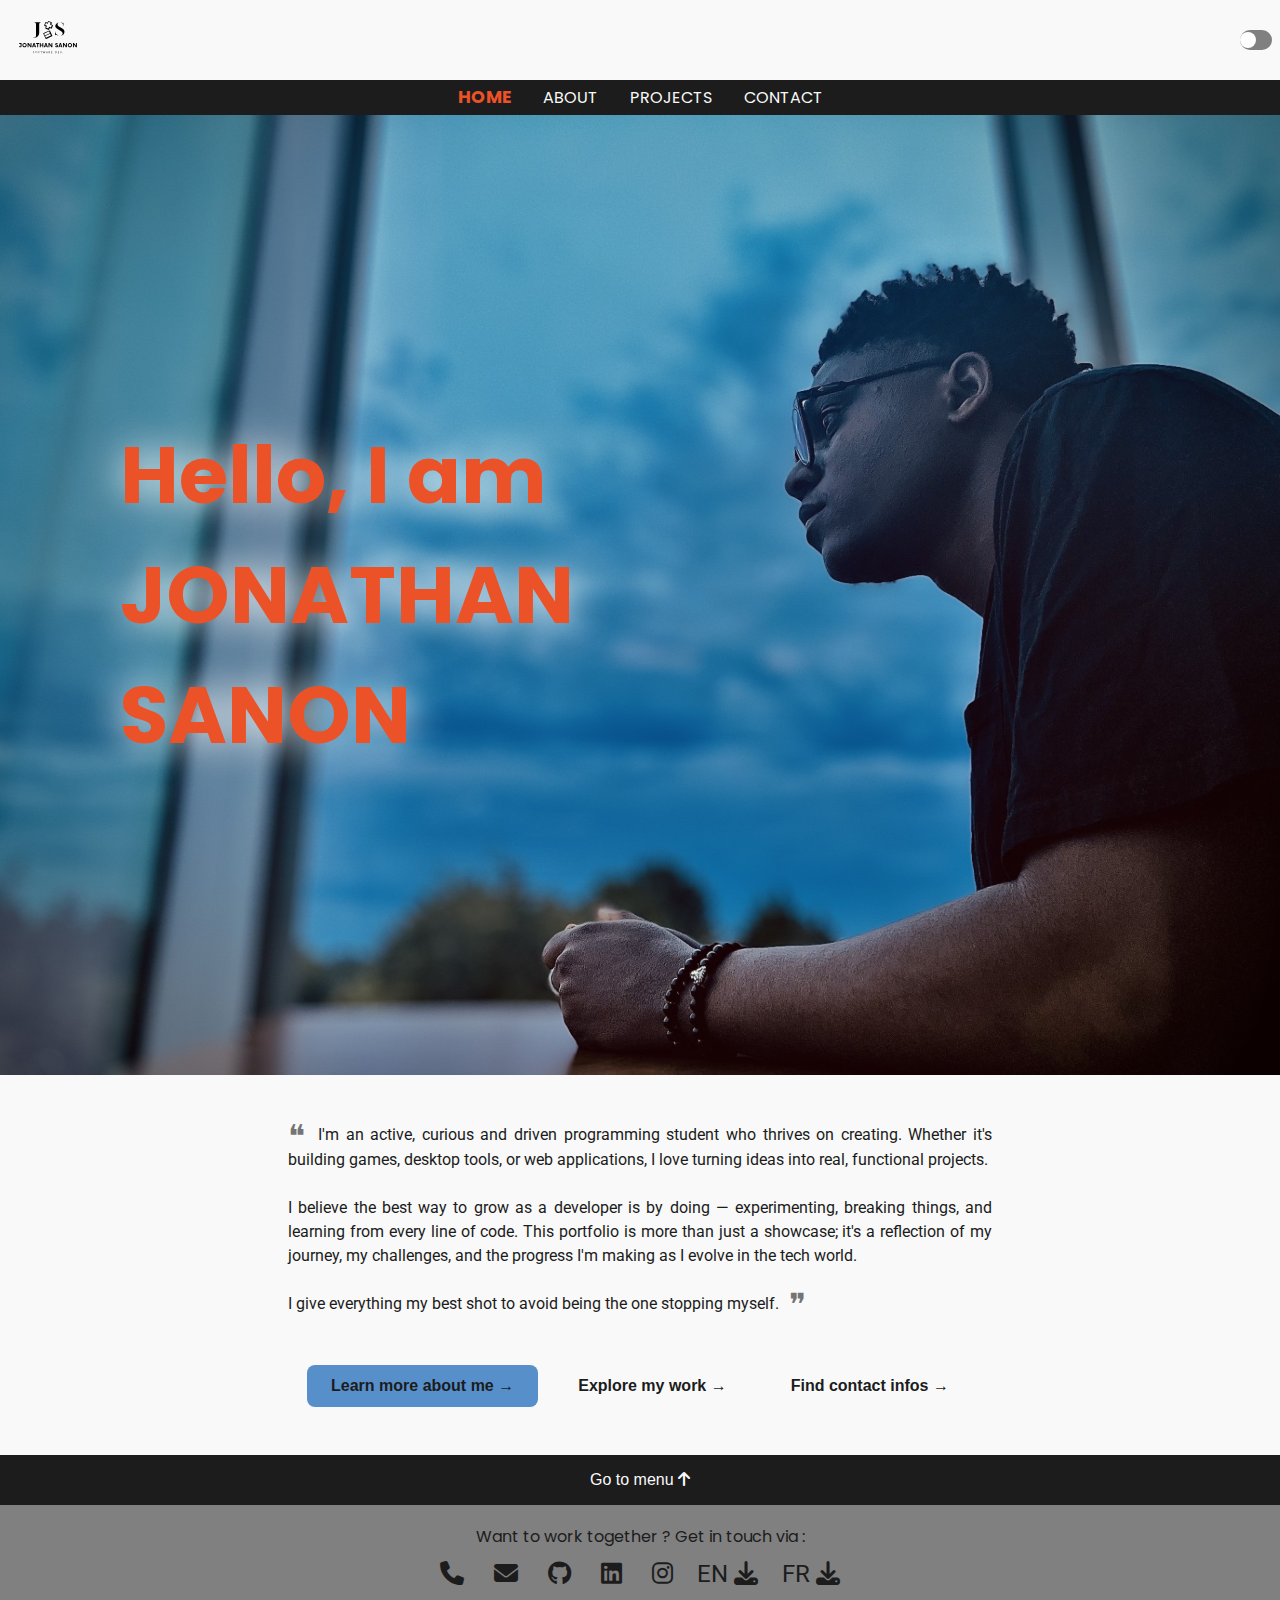
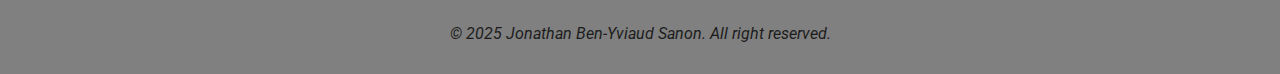
<file: index.html>
<!DOCTYPE html>
<html lang="en">
<head>
    <!-- Basic Meta -->
    <meta charset="UTF-8" />
    <meta name="viewport" content="width=device-width, initial-scale=1.0" />
    <meta http-equiv="X-UA-Compatible" content="ie=edge" />
      
    <!-- SEO Meta -->
    <meta name="description" content="Portfolio of Sanon Jonathan Ben-Yviaud – Software Developer" />
    <meta name="keywords" content="Sanon Jonathan Ben-Yviaud, Portfolio, Web Developer, Frontend, HTML, CSS, JavaScript, Projects" />
    <meta name="author" content="Sanon Jonathan Ben-Yviaud" />
    <meta name="robots" content="index, follow">
    <meta name="googlebot" content="index, follow" />
    <meta name="google" content="translate" />
    <meta name="google-site-verification" content="-WkSNG6V8qve4MmzW08ren1Ct9mOzBBBXJqR1MF9p9Y" />
      
    <!-- Social Sharing (Open Graph) -->
    <meta property="og:title" content="Sanon Jonathan Ben-Yviaud | Portfolio" />
    <meta property="og:description" content="Creative frontend developer building clean and responsive web experiences." />
    <meta property="og:image" content="ASSETS/image/preview.png" /> <!-- ideal size: 1200x630 -->
    <meta property="og:type" content="website" />
    <meta property="og:url" content="https://yourusername.github.io" /> <!-- Replace with your actual GitHub Pages URL -->
      
    <!-- Favicons -->
    <link rel="icon" type="image/png" href="ASSETS/favicon/favicon-96x96.png" sizes="96x96" />
    <link rel="icon" type="image/svg+xml" href="ASSETS/favicon/favicon.svg" />
    <link rel="shortcut icon" href="ASSETS/favicon/favicon.ico" />
    <link rel="apple-touch-icon" sizes="180x180" href="ASSETS/favicon/apple-touch-icon.png" />
    <link rel="manifest" href="ASSETS/favicon/site.webmanifest" />
      
    <!-- Theme Color for Mobile Browsers -->
    <meta name="theme-color" content="#121212" />

    <!-- Title -->
    <title>Sanon Jonathan Ben-Yviaud | Portfolio</title>

    <!-- Styles -->
    <link rel="stylesheet" href="CSS/reset.css" />
    <link rel="stylesheet" href="CSS/style.css" />
    <link rel="stylesheet" href="CSS/header-footer.css" />
</head>    
<body>
    <header id="top">
        <div class="logo"></div> 

        <label class="toggle-slider" id="theme-toggle">
            <input type="checkbox" />
            <span class="ball"></span>
        </label>

        <nav>
            <ul id="menu">
                <li class="mobile-only"><button id="menu-toggle"> <i class="fas fa-bars"> </i> </button></a></li>
                <ul class="nav-links" >
                    <li><a href="#" onclick="loadPage('home')" data-page="home">HOME</a></li>
                    <li><a href="#" onclick="loadPage('about')" data-page="about">ABOUT</a></li>
                    <li><a href="#" onclick="loadPage('project')" data-page="project">PROJECTS</a></li>
                    <li><a href="#" onclick="goToContact()">CONTACT</a></li>
                </ul>
            </ul>
        </nav>

    </header>

    <main class="visible">

    </main>
    
    <footer>
        <button id="back-to-top" onclick="goToMenu()">
            Go to menu
            <i class="fas fa-arrow-up"></i>
        </button>
        <section id="contact">
            <h2>Want to work together ? Get in touch via :</h2>
            <ul>

            </ul>
        </section>
        <p> &copy; 2025 Jonathan Ben-Yviaud Sanon. All right reserved.</p>
    </footer>
    
    <!-- Script -->
    <script src="JS/router.js" defer></script>
    <script src="JS/main.js" defer></script>
</body>
</html>
</file>
<file: CSS/style.css>
/* Import Google Font: Poppins / Roboto */
@import url('https://fonts.googleapis.com/css2?family=Poppins:wght@500;700&family=Roboto:wght@400;500&display=swap');

/* Import Font Awesome */
@import url('https://cdnjs.cloudflare.com/ajax/libs/font-awesome/6.5.1/css/all.min.css');

/* ################################### THEME VARIABLES ###################################*/

/* Light Mode - Default */
:root {
    --bg-color: #f9f9f9;
    --darker-bg-color: gray;
    --text-color: #1c1c1c;
    --accent-color:#578FCA;
    --card-bg: #ffffff;
    --border-color: #dddddd;
    --logo-png: url('../ASSETS/image/logo-black.png');
    --logo-svg: url('../ASSETS/image/logo-black.svg');
}
  
  
/* Dark Mode */
[data-theme="dark"] {
    --bg-color:#2b2b2b;
    --darker-bg-color: #000000;
    --text-color: #e5e5e5;
    --accent-color: #578FCA;
    --card-bg: #1a1c22;
    --border-color: #333333;
    --logo-png: url('../ASSETS/image/logo-white.png');
    --logo-svg: url('../ASSETS/image/logo-white.svg');
}

/* ################################### GLOBAL STYLES ################################### */
body,main,header,footer {
    display: flex;
}

body,main, header, footer {
    max-width: 2000px;
    transition: all 0.5s ease-in-out;
}

body {
    background-color: var(--bg-color);
    color: var(--text-color);
    font-family: 'Roboto', sans-serif;
    flex-direction:column;
    justify-content: space-between;
    justify-items: center;
    align-items: stretch;
    min-height:110vh;
}

/* Accent font for headings and nav */
h1, h2, h3, nav a {
    font-family: 'Poppins', sans-serif;
}

.logo
{
    background-image: var(--logo-svg);
    background-size: contain;
    background-repeat: no-repeat;
    background-position: center;
}

.button-stack {
    display: flex;
    justify-content: center;
    align-items: center;
    justify-items: center;
    flex-wrap: wrap;
    gap: 1em;
    padding: 1em;
}
/* ################################### SPECIAL ELEMENTS ###################################*/

/* **TOGGLE BUTTON SLIDER** */

/* The label */
.toggle-slider {
    position: relative;
    display: inline-block;
    width: 2em;
    height: 1.2em;
    background-color: gray;
    border-radius: 999px;
}
  
/* The checkbox */
.toggle-slider input {
    opacity: 0;
    width: 100%;
    height: 100%;
    position: absolute;
    cursor: pointer;
    z-index: 2;
}
  
/* The span */
.toggle-slider .ball {
    position: absolute;
    top:0.1em;
    width: 1em;
    height: 1em;
    background-color: white;
    border-radius: 50%;
    transition: transform 0.3s ease;
    z-index: 1;
}
  
/* When checked, move the ball to the right */
.toggle-slider input:checked + .ball {
    transform: translateX(1em);
}

/*********************************************************************************/

/* **BUTTONS** */
.cta-button,
.ghost-button {
    padding: 0.75em 1.5em;
    border-radius: 8px;
    font-weight: bold;
    text-decoration: none;
    transition: all 0.3s ease;
    font-size: 1em;
    border:none;
    cursor: pointer;
}

.cta-button::after,
.ghost-button::after
{
    content: ' →';
}
  
.cta-button {
    background-color: var(--accent-color);
    color: var(--text-color);
}
  
.cta-button:hover {
    transform: scale(1.1);
}
  
.ghost-button {
    color: var(--text-color);
    background-color: transparent;
}
  
.ghost-button:hover {
    background-color: var(--accent-color);
}

/* ################################### MEDIA QUERIES ###################################*/
</file>
<file: CSS/header-footer.css>
/* ################################### HEADER ################################### */
header
{
    flex-direction: row;
    align-items: center;
    flex-wrap: wrap;
    justify-content: space-between;
    justify-items: center;
}


/* ** logo ** */
header .logo
{
    margin-left: 0.5em;
    width:3.5em;
    height:3.5em;
}

header #theme-toggle
{
    margin-right: 0.5em;
}

header nav, #back-to-top
{
    width: 100%;
    background-color: var(--text-color);
    color: var(--bg-color);
    cursor: pointer;
}

header nav ul
{
    display: flex;
    flex-direction: column;
    justify-content: center;
    justify-items: center;
    align-items: stretch;
}

header nav ul li:focus, header .nav-links a:focus, footer ul a:focus
{
    outline: none;
}

header nav > ul > li
{
    width: 100%;;
    text-align: center;
}

.nav-links
{
    display: none;
    border-top:1px solid var(--bg-color)
}

header nav ul a
{
    display: block;
    color:var(--bg-color);
    padding: 0.5em;
    width: 100%;
    transition: all 0.3s ease-in-out;
    text-align: center;
    cursor: pointer;
}

#menu-toggle
{
    border: none;
    padding: 0.5em;
    font-size: 1.5em;
    width: 100%;
    background-color: transparent;
    color: var(--bg-color);
    cursor: pointer;
}

.active
{
    font-size: 1.1em;
    font-weight: bolder;
}

.active a
{
    color: #EC5228;
}

/* ################################### FOOTER ################################### */

footer
{
    flex-direction: column;
    justify-content: space-around;
    align-items: center;
    gap: 1.5em;
    color: var(--text-color);
    text-align: center;
    background-color: var(--darker-bg-color);
}

footer a
{
    color: var(--text-color);
    text-decoration: none;
}

footer ul
{
    padding: 1em;
    width:100%;
    text-align: center;
}

footer ul a
{
    font-size: 1.5em;
    padding:0.5em;
    transition: all 0.3s ease-in-out;
}

footer ul a:hover
{
    font-size: 1.7em;
}

#back-to-top
{
    padding: 1em;
    height: 100%;
    width: 100%;
    z-index: 1000;
    border: none;
}

footer p
{
    font-size: 1em;
    font-style: italic;
    margin-bottom: 2em;;
}


/* ################################### MEDIA QUERIES ################################### */

@media (min-width: 768px) {

    header .logo
    {
        width:5em;
        height:5em;
    }
    
    header nav ul
    {
        flex-direction: row;
        justify-content: center;
        justify-items: center;
        align-items: center;
        gap: 1em;
    }

    header nav .mobile-only
    {
        display: none;
    }

    header .nav-links
    {
        display: flex;
        border: none;
    }
}
</file>
